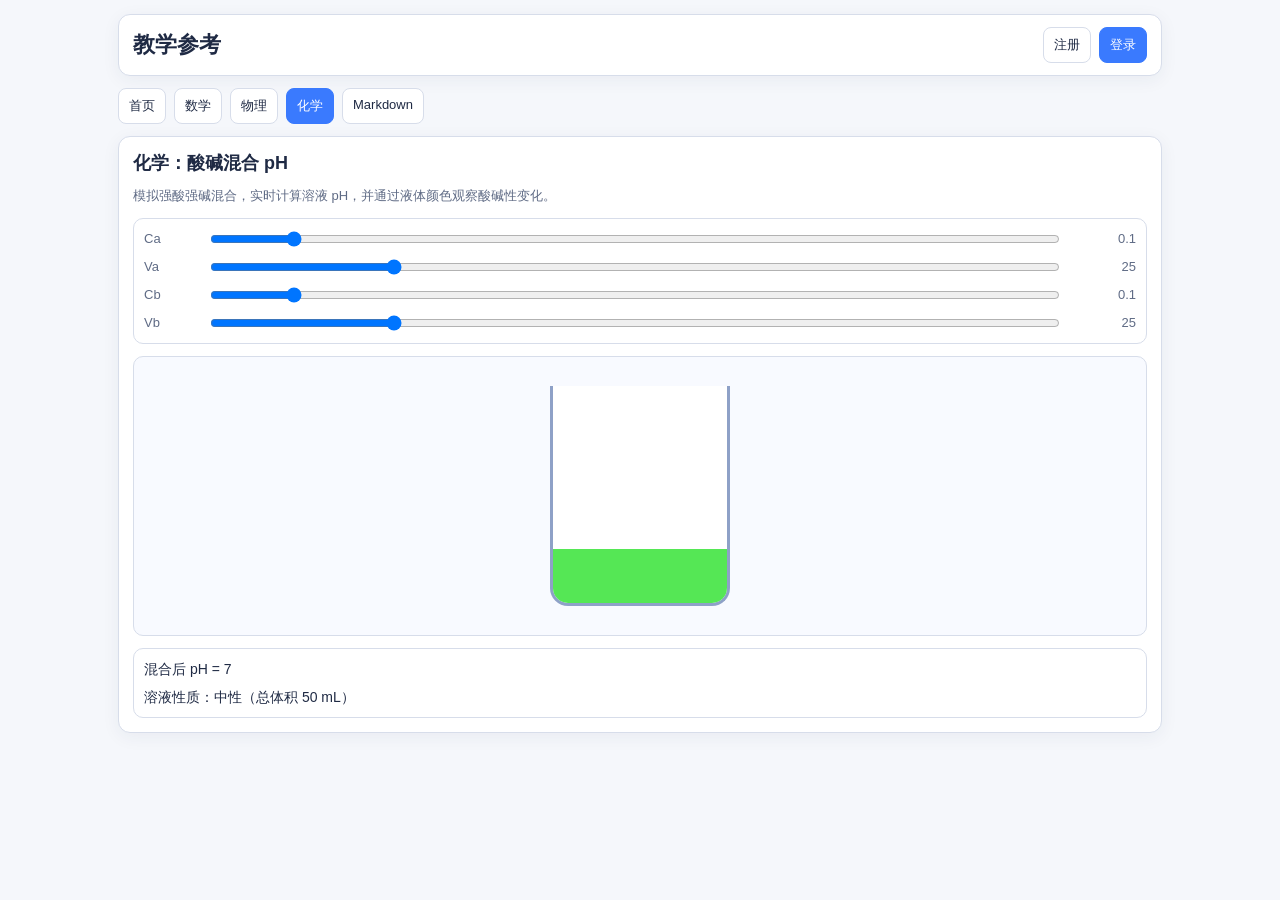
<file: chemistry.html>
<!doctype html>
<html lang="zh-CN">
<head>
  <meta charset="UTF-8" />
  <meta name="viewport" content="width=device-width, initial-scale=1.0" />
  <title>教学参考 - 化学</title>
  <link rel="stylesheet" href="./common.css" />
  <style>
    :root {
      --bg: #f5f7fb;
      --panel: #ffffff;
      --line: #d7ddea;
      --ink: #1f2a44;
      --muted: #5f6b85;
      --primary: #3a7afe;
      --danger: #d64545;
    }
    * {
      box-sizing: border-box;
      font-family: "SF Pro Text","PingFang SC","Helvetica Neue",Arial,sans-serif;
    }
    body {
      margin: 0;
      background: var(--bg);
      color: var(--ink);
      min-height: 100vh;
    }
    .site {
      max-width: 1080px;
      margin: 0 auto;
      padding: 14px 18px 18px;
    }
    .topbar {
      background: #fff;
      border: 1px solid var(--line);
      border-radius: 12px;
      padding: 12px 14px;
      display: flex;
      justify-content: space-between;
      align-items: center;
      gap: 12px;
      margin-bottom: 12px;
      box-shadow: 0 4px 18px rgba(28, 43, 79, 0.06);
    }
    .title {
      margin: 0;
      font-size: 22px;
      font-weight: 700;
    }
    .auth {
      display: flex;
      align-items: center;
      gap: 8px;
    }
    .user-badge {
      font-size: 13px;
      color: var(--muted);
      padding: 4px 10px;
      border: 1px solid var(--line);
      border-radius: 999px;
      background: #f8faff;
      display: none;
    }
    button, .subject-tab {
      border: 1px solid var(--line);
      background: #fff;
      border-radius: 8px;
      padding: 8px 10px;
      font-size: 13px;
      cursor: pointer;
      color: var(--ink);
      text-decoration: none;
      display: inline-block;
    }
    button.primary, .subject-tab.active {
      border-color: var(--primary);
      color: #fff;
      background: var(--primary);
    }
    button.danger {
      border-color: var(--danger);
      color: var(--danger);
      background: #fff;
    }
    .subject-tabs {
      display: flex;
      gap: 8px;
      margin-bottom: 12px;
    }
    .module {
      background: var(--panel);
      border: 1px solid var(--line);
      border-radius: 12px;
      box-shadow: 0 4px 18px rgba(28, 43, 79, 0.06);
      padding: 14px;
      display: flex;
      flex-direction: column;
      gap: 12px;
      min-height: 520px;
    }
    .module h2 {
      margin: 0;
      font-size: 18px;
    }
    .desc {
      color: var(--muted);
      font-size: 13px;
      margin: 0;
      line-height: 1.45;
    }
    .module-block {
      border: 1px solid var(--line);
      border-radius: 10px;
      padding: 10px;
      display: flex;
      flex-direction: column;
      gap: 8px;
      background: #fff;
    }
    .pc-row {
      display: grid;
      grid-template-columns: 56px 1fr 66px;
      align-items: center;
      gap: 8px;
      font-size: 13px;
      color: var(--muted);
    }
    .value {
      text-align: right;
      font-variant-numeric: tabular-nums;
      color: var(--muted);
    }
    .result-line {
      font-size: 14px;
      color: var(--ink);
      font-variant-numeric: tabular-nums;
      line-height: 1.45;
    }
    .beaker-wrap {
      border: 1px solid var(--line);
      border-radius: 10px;
      background: #f8faff;
      padding: 14px;
      display: flex;
      justify-content: center;
      align-items: center;
      min-height: 280px;
    }
    .beaker {
      width: 180px;
      height: 220px;
      border: 3px solid #8ea1c7;
      border-top: 0;
      border-bottom-left-radius: 18px;
      border-bottom-right-radius: 18px;
      position: relative;
      overflow: hidden;
      background: #fff;
    }
    .liquid {
      position: absolute;
      left: 0;
      bottom: 0;
      width: 100%;
      height: 50%;
      background: #9cbcf8;
      transition: .2s;
    }
    .modal-wrap {
      position: fixed;
      inset: 0;
      display: none;
      align-items: center;
      justify-content: center;
      background: rgba(20, 30, 54, 0.34);
      z-index: 20;
    }
    .modal-wrap.show {
      display: flex;
    }
    .modal {
      width: min(420px, calc(100vw - 24px));
      background: #fff;
      border: 1px solid var(--line);
      border-radius: 12px;
      box-shadow: 0 10px 28px rgba(28, 43, 79, 0.2);
      padding: 14px;
      display: flex;
      flex-direction: column;
      gap: 10px;
    }
    .modal-head {
      display: flex;
      justify-content: space-between;
      align-items: center;
      font-size: 16px;
      font-weight: 600;
    }
    .field {
      display: flex;
      flex-direction: column;
      gap: 6px;
      font-size: 13px;
      color: var(--muted);
    }
    .field input {
      border: 1px solid var(--line);
      border-radius: 8px;
      padding: 9px 10px;
      font-size: 14px;
      outline: none;
    }
    .msg {
      min-height: 18px;
      font-size: 12px;
      color: var(--danger);
    }
    .modal-foot {
      display: flex;
      justify-content: flex-end;
      gap: 8px;
    }
  </style>
</head>
<body>
  <div class="site">
    <header class="topbar">
      <h1 class="title">教学参考</h1>
      <div class="auth">
        <span class="user-badge" id="userBadge"></span>
        <button id="openRegister">注册</button>
        <button id="openLogin" class="primary">登录</button>
        <button id="logoutBtn" class="danger" style="display:none;">退出登录</button>
      </div>
    </header>

    <div class="subject-tabs">
      <a class="subject-tab" href="./index.html">首页</a>
      <a class="subject-tab" href="./math.html">数学</a>
      <a class="subject-tab" href="./physics.html">物理</a>
      <a class="subject-tab active" href="./chemistry.html">化学</a>
      <a class="subject-tab" href="./markdown.html">Markdown</a>
    </div>

    <section class="module">
      <h2>化学：酸碱混合 pH</h2>
      <p class="desc">模拟强酸强碱混合，实时计算溶液 pH，并通过液体颜色观察酸碱性变化。</p>
      <div class="module-block">
        <div class="pc-row">
          <span>Ca</span>
          <input id="chemCa" type="range" min="0.01" max="1.0" step="0.01" value="0.1" />
          <span class="value" id="chemCaVal">0.1</span>
        </div>
        <div class="pc-row">
          <span>Va</span>
          <input id="chemVa" type="range" min="5" max="100" step="1" value="25" />
          <span class="value" id="chemVaVal">25</span>
        </div>
        <div class="pc-row">
          <span>Cb</span>
          <input id="chemCb" type="range" min="0.01" max="1.0" step="0.01" value="0.1" />
          <span class="value" id="chemCbVal">0.1</span>
        </div>
        <div class="pc-row">
          <span>Vb</span>
          <input id="chemVb" type="range" min="5" max="100" step="1" value="25" />
          <span class="value" id="chemVbVal">25</span>
        </div>
      </div>
      <div class="beaker-wrap">
        <div class="beaker">
          <div class="liquid" id="chemLiquid"></div>
        </div>
      </div>
      <div class="module-block">
        <div class="result-line" id="chemPh"></div>
        <div class="result-line" id="chemNature"></div>
      </div>
    </section>
  </div>

  <div class="modal-wrap" id="authModal">
    <div class="modal">
      <div class="modal-head">
        <span id="modalTitle">会员登录</span>
        <button id="closeModal">关闭</button>
      </div>
      <div class="field">
        <span>用户名</span>
        <input id="authUsername" type="text" />
      </div>
      <div class="field">
        <span>密码</span>
        <input id="authPassword" type="password" />
      </div>
      <div class="msg" id="authMessage"></div>
      <div class="modal-foot">
        <button id="modalAction" class="primary">登录</button>
      </div>
    </div>
  </div>

  <script src="./auth.js"></script>
  <script>
    const chemCaEl = document.getElementById("chemCa");
    const chemVaEl = document.getElementById("chemVa");
    const chemCbEl = document.getElementById("chemCb");
    const chemVbEl = document.getElementById("chemVb");
    const chemCaValEl = document.getElementById("chemCaVal");
    const chemVaValEl = document.getElementById("chemVaVal");
    const chemCbValEl = document.getElementById("chemCbVal");
    const chemVbValEl = document.getElementById("chemVbVal");
    const chemLiquidEl = document.getElementById("chemLiquid");
    const chemPhEl = document.getElementById("chemPh");
    const chemNatureEl = document.getElementById("chemNature");
    const state = { ca: 0.1, va: 25, cb: 0.1, vb: 25 };

    function fmt(v) {
      const rounded = Math.abs(v) < 1e-8 ? 0 : v;
      return Number(rounded.toFixed(2)).toString();
    }

    function calcChemistry() {
      const molesH = state.ca * state.va / 1000;
      const molesOH = state.cb * state.vb / 1000;
      const totalV = (state.va + state.vb) / 1000;
      let ph = 7;
      if (molesH > molesOH) {
        const h = (molesH - molesOH) / totalV;
        ph = -Math.log10(h);
      } else if (molesOH > molesH) {
        const oh = (molesOH - molesH) / totalV;
        ph = 14 + Math.log10(oh);
      }
      ph = Math.max(0, Math.min(14, ph));
      const nature = ph < 7 ? "酸性" : (ph > 7 ? "碱性" : "中性");
      return { ph, nature, totalMl: state.va + state.vb };
    }

    function phToColor(ph) {
      const hue = Math.round((ph / 14) * 240);
      return `hsl(${hue}, 75%, 62%)`;
    }

    function renderChemistry() {
      chemCaValEl.textContent = fmt(state.ca);
      chemVaValEl.textContent = fmt(state.va);
      chemCbValEl.textContent = fmt(state.cb);
      chemVbValEl.textContent = fmt(state.vb);
      const result = calcChemistry();
      chemPhEl.textContent = `混合后 pH = ${fmt(result.ph)}`;
      chemNatureEl.textContent = `溶液性质：${result.nature}（总体积 ${fmt(result.totalMl)} mL）`;
      const heightPercent = Math.max(20, Math.min(94, (result.totalMl / 200) * 100));
      chemLiquidEl.style.height = `${heightPercent}%`;
      chemLiquidEl.style.background = phToColor(result.ph);
    }

    function bind() {
      chemCaEl.addEventListener("input", () => {
        state.ca = Number(chemCaEl.value);
        renderChemistry();
      });
      chemVaEl.addEventListener("input", () => {
        state.va = Number(chemVaEl.value);
        renderChemistry();
      });
      chemCbEl.addEventListener("input", () => {
        state.cb = Number(chemCbEl.value);
        renderChemistry();
      });
      chemVbEl.addEventListener("input", () => {
        state.vb = Number(chemVbEl.value);
        renderChemistry();
      });
    }

    initAuthUI();
    bind();
    renderChemistry();
  </script>
</body>
</html>
</file>
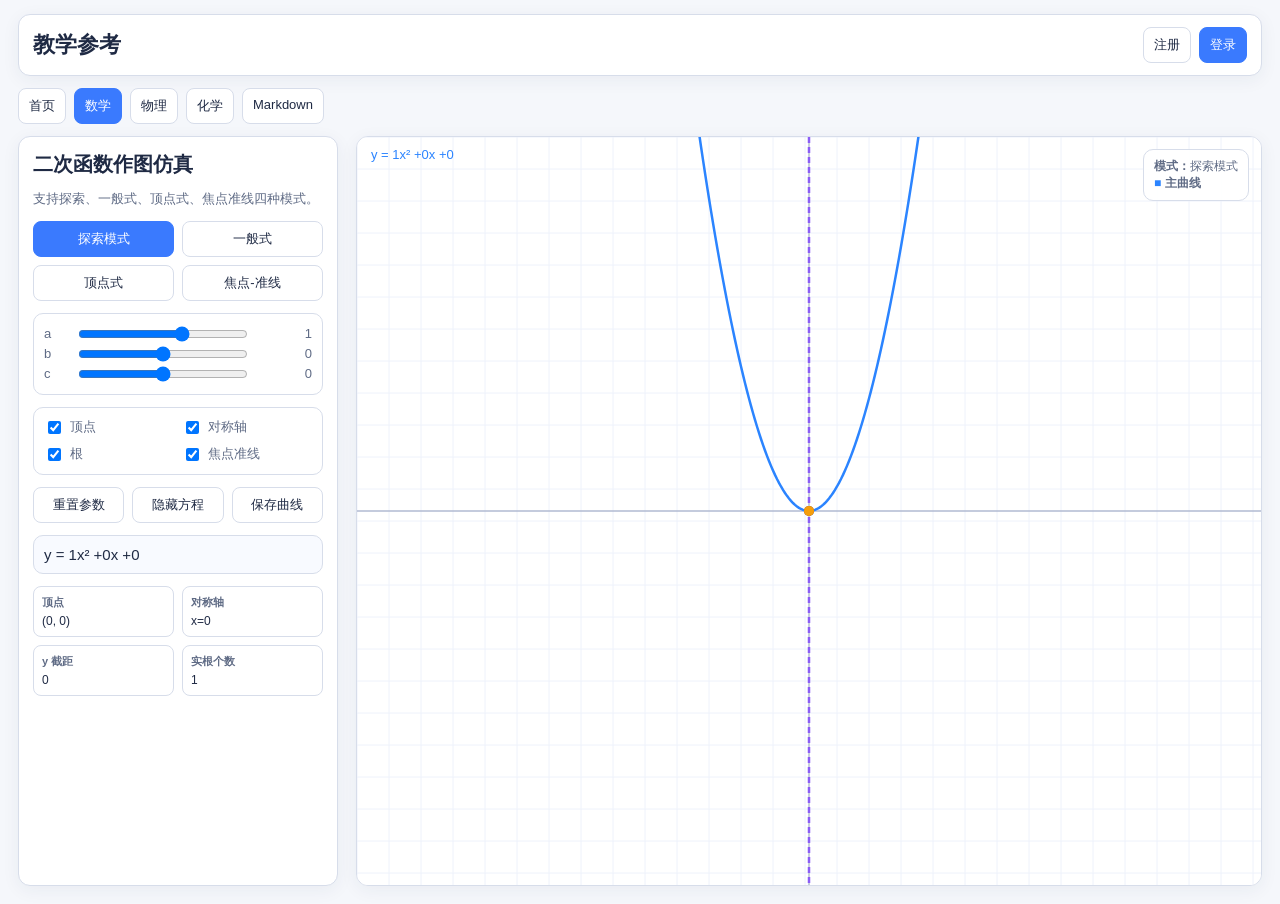
<file: math.html>
<!doctype html>
<html lang="zh-CN">
<head>
  <meta charset="UTF-8" />
  <meta name="viewport" content="width=device-width, initial-scale=1.0" />
  <title>教学参考 - 数学</title>
  <link rel="stylesheet" href="./common.css" />
  <style>
    .app {
      display: grid;
      grid-template-columns: 320px 1fr;
      gap: 18px;
    }
    .panel {
      background: #fff;
      border: 1px solid var(--line);
      border-radius: 12px;
      box-shadow: 0 4px 18px rgba(28, 43, 79, 0.06);
    }
    .left {
      padding: 14px;
      display: flex;
      flex-direction: column;
      gap: 12px;
      height: calc(100vh - 150px);
      overflow: auto;
    }
    .left h2 {
      margin: 0;
      font-size: 20px;
    }
    .sub {
      color: var(--muted);
      font-size: 13px;
      line-height: 1.45;
      margin: 0;
    }
    .tabs {
      display: grid;
      grid-template-columns: 1fr 1fr;
      gap: 8px;
    }
    .tab.active {
      background: var(--primary);
      color: #fff;
      border-color: var(--primary);
    }
    .control-group {
      border: 1px solid var(--line);
      border-radius: 10px;
      padding: 10px;
      display: flex;
      flex-direction: column;
      gap: 10px;
    }
    .row {
      display: grid;
      grid-template-columns: 24px 1fr 54px;
      align-items: center;
      gap: 8px;
      font-size: 13px;
      color: var(--muted);
    }
    .value {
      text-align: right;
      font-variant-numeric: tabular-nums;
    }
    .checks {
      display: grid;
      grid-template-columns: 1fr 1fr;
      gap: 8px;
      font-size: 13px;
      color: var(--muted);
    }
    .checks label {
      display: flex;
      gap: 6px;
      align-items: center;
    }
    .inline-buttons {
      display: grid;
      grid-template-columns: 1fr 1fr 1fr;
      gap: 8px;
    }
    .saved-list {
      display: flex;
      flex-direction: column;
      gap: 8px;
      margin-top: 10px;
    }
    .saved-item {
      display: flex;
      justify-content: space-between;
      align-items: center;
      padding: 8px 10px;
      background: #f8faff;
      border: 1px solid var(--line);
      border-radius: 8px;
      font-size: 13px;
    }
    .saved-item-color {
      display: inline-block;
      width: 12px;
      height: 12px;
      border-radius: 50%;
      margin-right: 8px;
      vertical-align: middle;
    }
    .saved-item-eq {
      flex: 1;
      font-variant-numeric: tabular-nums;
    }
    .delete-btn {
      background: transparent;
      border: none;
      color: var(--danger);
      cursor: pointer;
      padding: 4px;
      font-size: 12px;
    }
    .delete-btn:hover {
      text-decoration: underline;
    }
    .equation {
      font-size: 15px;
      padding: 10px;
      border-radius: 10px;
      background: #f8faff;
      border: 1px solid var(--line);
      font-variant-numeric: tabular-nums;
    }
    .data {
      display: grid;
      grid-template-columns: 1fr 1fr;
      gap: 8px;
    }
    .metric {
      border: 1px solid var(--line);
      border-radius: 8px;
      padding: 8px;
      font-size: 12px;
    }
    .metric b {
      display: block;
      margin-bottom: 4px;
      color: var(--muted);
      font-size: 11px;
    }
    .graph {
      position: relative;
      height: calc(100vh - 150px);
      overflow: hidden;
    }
    canvas {
      width: 100%;
      height: 100%;
      display: block;
    }
    .legend {
      position: absolute;
      top: 12px;
      right: 12px;
      border: 1px solid var(--line);
      background: rgba(255,255,255,.95);
      border-radius: 10px;
      padding: 8px 10px;
      font-size: 12px;
      color: var(--muted);
    }
    @media (max-width: 980px) {
      .app {
        grid-template-columns: 1fr;
      }
      .left, .graph {
        height: auto;
      }
      .graph {
        min-height: 66vh;
      }
    }
  </style>
</head>
<body>
  <div class="site">
    <header class="topbar">
      <h1 class="title">教学参考</h1>
      <div class="auth">
        <span class="user-badge" id="userBadge"></span>
        <button id="openRegister">注册</button>
        <button id="openLogin" class="primary">登录</button>
        <button id="logoutBtn" class="danger" style="display:none;">退出登录</button>
      </div>
    </header>

    <div class="subject-tabs">
      <a class="subject-tab" href="./index.html">首页</a>
      <a class="subject-tab active" href="./math.html">数学</a>
      <a class="subject-tab" href="./physics.html">物理</a>
      <a class="subject-tab" href="./chemistry.html">化学</a>
      <a class="subject-tab" href="./markdown.html">Markdown</a>
    </div>

    <div class="app">
      <section class="panel left">
        <h2>二次函数作图仿真</h2>
        <p class="sub">支持探索、一般式、顶点式、焦点准线四种模式。</p>
        <div class="tabs" id="tabs"></div>
        <div class="control-group">
          <div id="sliders"></div>
        </div>
        <div class="control-group">
          <div class="checks">
            <label><input type="checkbox" id="showVertex" checked />顶点</label>
            <label><input type="checkbox" id="showAxis" checked />对称轴</label>
            <label><input type="checkbox" id="showRoots" checked />根</label>
            <label><input type="checkbox" id="showFocus" checked />焦点准线</label>
          </div>
        </div>
        <div class="inline-buttons">
          <button id="resetParams">重置参数</button>
          <button id="toggleEq">隐藏方程</button>
          <button id="saveCurve">保存曲线</button>
        </div>
        <div class="equation" id="equation"></div>
        <div class="data" id="metrics"></div>
        <div class="saved-list" id="savedList"></div>
      </section>
      <section class="panel graph">
        <canvas id="canvas"></canvas>
        <div class="legend" id="legend"></div>
      </section>
    </div>
  </div>

  <div class="modal-wrap" id="authModal">
    <div class="modal">
      <div class="modal-head">
        <span id="modalTitle">会员登录</span>
        <button id="closeModal">关闭</button>
      </div>
      <div class="field">
        <span>用户名</span>
        <input id="authUsername" type="text" />
      </div>
      <div class="field">
        <span>密码</span>
        <input id="authPassword" type="password" />
      </div>
      <div class="msg" id="authMessage"></div>
      <div class="modal-foot">
        <button id="modalAction" class="primary">登录</button>
      </div>
    </div>
  </div>

  <script src="./auth.js"></script>
  <script>
    const modes = [
      { key: "explore", label: "探索模式" },
      { key: "standard", label: "一般式" },
      { key: "vertex", label: "顶点式" },
      { key: "focus", label: "焦点-准线" }
    ];
    const modeConfig = {
      explore: { params: [{ key: "a", min: -4, max: 4, step: 0.1, value: 1 }, { key: "b", min: -10, max: 10, step: 0.1, value: 0 }, { key: "c", min: -12, max: 12, step: 0.1, value: 0 }] },
      standard: { params: [{ key: "a", min: -4, max: 4, step: 0.1, value: 1 }, { key: "b", min: -10, max: 10, step: 0.1, value: 2 }, { key: "c", min: -12, max: 12, step: 0.1, value: -3 }] },
      vertex: { params: [{ key: "a", min: -4, max: 4, step: 0.1, value: 1 }, { key: "h", min: -10, max: 10, step: 0.1, value: 0 }, { key: "k", min: -12, max: 12, step: 0.1, value: 0 }] },
      focus: { params: [{ key: "h", min: -10, max: 10, step: 0.1, value: 0 }, { key: "k", min: -12, max: 12, step: 0.1, value: 0 }, { key: "p", min: -6, max: 6, step: 0.1, value: 2 }] }
    };
    const state = { mode: "explore", params: { a: 1, b: 0, c: 0, h: 0, k: 0, p: 2 }, showVertex: true, showAxis: true, showRoots: true, showFocus: true, showEq: true };
    const savedCurves = [];
    const curveColors = ["#f59e0b", "#10b981", "#8b5cf6", "#ec4899", "#06b6d4", "#eab308"];
    const tabsEl = document.getElementById("tabs");
    const slidersEl = document.getElementById("sliders");
    const equationEl = document.getElementById("equation");
    const metricsEl = document.getElementById("metrics");
    const legendEl = document.getElementById("legend");
    const savedListEl = document.getElementById("savedList");
    const canvas = document.getElementById("canvas");
    const ctx = canvas.getContext("2d");
    const scale = 32;
    let w = 0;
    let h = 0;

    function fmt(v) {
      if (!isFinite(v)) return "无";
      return Number(v.toFixed(2)).toString();
    }
    function signed(v) {
      return v >= 0 ? `+${fmt(v)}` : fmt(v);
    }
    function toCanvas(x, y) {
      return [w / 2 + x * scale, h / 2 - y * scale];
    }
    function toGraph(px, py) {
      return [(px - w / 2) / scale, (h / 2 - py) / scale];
    }
    function yVal(x) {
      if (state.mode === "vertex") return state.params.a * (x - state.params.h) ** 2 + state.params.k;
      if (state.mode === "focus") return Math.abs(state.params.p) < 0.05 ? NaN : ((x - state.params.h) ** 2) / (4 * state.params.p) + state.params.k;
      return state.params.a * x * x + state.params.b * x + state.params.c;
    }
    function coeffs() {
      if (state.mode === "vertex") {
        const { a, h, k } = state.params;
        return { a, b: -2 * a * h, c: a * h * h + k };
      }
      if (state.mode === "focus") {
        const { h, k, p } = state.params;
        if (Math.abs(p) < 0.05) return { a: NaN, b: NaN, c: NaN };
        return { a: 1 / (4 * p), b: -h / (2 * p), c: h * h / (4 * p) + k };
      }
      return { a: state.params.a, b: state.params.b, c: state.params.c };
    }
    function features() {
      if (state.mode === "focus") {
        const { h, k, p } = state.params;
        const roots = [];
        const t = -4 * p * k;
        if (t > 0) {
          const r = Math.sqrt(t);
          roots.push({ x: h - r, y: 0 }, { x: h + r, y: 0 });
        } else if (Math.abs(t) < 1e-8) roots.push({ x: h, y: 0 });
        return { axisX: h, vertex: { x: h, y: k }, roots, yInt: yVal(0), focus: { x: h, y: k + p }, directrix: k - p };
      }
      const { a, b, c } = coeffs();
      const axisX = Math.abs(a) < 1e-8 ? NaN : -b / (2 * a);
      const d = b * b - 4 * a * c;
      const roots = [];
      if (Math.abs(a) > 1e-8) {
        if (d > 1e-8) roots.push({ x: (-b - Math.sqrt(d)) / (2 * a), y: 0 }, { x: (-b + Math.sqrt(d)) / (2 * a), y: 0 });
        else if (Math.abs(d) <= 1e-8) roots.push({ x: -b / (2 * a), y: 0 });
      }
      return { axisX, vertex: { x: axisX, y: yVal(axisX) }, roots, yInt: c };
    }
    function equation() {
      if (state.mode === "vertex") return `y = ${fmt(state.params.a)}(x ${state.params.h >= 0 ? "-" : "+"} ${fmt(Math.abs(state.params.h))})² ${signed(state.params.k)}`;
      if (state.mode === "focus") return `(x ${state.params.h >= 0 ? "-" : "+"} ${fmt(Math.abs(state.params.h))})² = ${fmt(4 * state.params.p)}(y ${state.params.k >= 0 ? "-" : "+"} ${fmt(Math.abs(state.params.k))})`;
      return `y = ${fmt(state.params.a)}x² ${signed(state.params.b)}x ${signed(state.params.c)}`;
    }

    function renderControls() {
      tabsEl.innerHTML = "";
      modes.forEach((m) => {
        const b = document.createElement("button");
        b.className = `tab ${state.mode === m.key ? "active" : ""}`;
        b.textContent = m.label;
        b.onclick = () => {
          state.mode = m.key;
          modeConfig[m.key].params.forEach((p) => state.params[p.key] = p.value);
          renderControls();
          draw();
        };
        tabsEl.appendChild(b);
      });
      slidersEl.innerHTML = "";
      modeConfig[state.mode].params.forEach((p) => {
        const row = document.createElement("div");
        row.className = "row";
        const lb = document.createElement("span");
        lb.textContent = p.key;
        const input = document.createElement("input");
        input.type = "range";
        input.min = p.min;
        input.max = p.max;
        input.step = p.step;
        input.value = state.params[p.key];
        const value = document.createElement("span");
        value.className = "value";
        value.textContent = fmt(Number(input.value));
        input.oninput = () => {
          state.params[p.key] = Number(input.value);
          value.textContent = fmt(state.params[p.key]);
          draw();
        };
        row.append(lb, input, value);
        slidersEl.appendChild(row);
      });
    }

    function drawGrid() {
      ctx.clearRect(0, 0, w, h);
      ctx.fillStyle = "#fff";
      ctx.fillRect(0, 0, w, h);
      ctx.strokeStyle = "#eef2fb";
      for (let x = 0; x <= w; x += scale) {
        ctx.beginPath();
        ctx.moveTo(x, 0);
        ctx.lineTo(x, h);
        ctx.stroke();
      }
      for (let y = 0; y <= h; y += scale) {
        ctx.beginPath();
        ctx.moveTo(0, y);
        ctx.lineTo(w, y);
        ctx.stroke();
      }
      ctx.strokeStyle = "#b0bad2";
      ctx.lineWidth = 1.4;
      ctx.beginPath();
      ctx.moveTo(w / 2, 0);
      ctx.lineTo(w / 2, h);
      ctx.stroke();
      ctx.beginPath();
      ctx.moveTo(0, h / 2);
      ctx.lineTo(w, h / 2);
      ctx.stroke();
      ctx.lineWidth = 1;
    }
    function drawCurve(fn, color) {
      ctx.strokeStyle = color;
      ctx.lineWidth = 2.5;
      ctx.beginPath();
      let moved = false;
      for (let px = 0; px <= w; px += 2) {
        const [gx] = toGraph(px, 0);
        const gy = fn(gx);
        if (!isFinite(gy)) continue;
        const [, py] = toCanvas(gx, gy);
        if (!moved) {
          ctx.moveTo(px, py);
          moved = true;
        } else ctx.lineTo(px, py);
      }
      ctx.stroke();
    }
    function point(x, y, c) {
      const [px, py] = toCanvas(x, y);
      ctx.fillStyle = c;
      ctx.beginPath();
      ctx.arc(px, py, 5, 0, Math.PI * 2);
      ctx.fill();
    }
    function draw() {
      drawGrid();
      savedCurves.forEach(c => {
        drawCurve(c.fn, c.color);
      });
      drawCurve(yVal, "#2b84ff");
      const f = features();
      if (state.showAxis && isFinite(f.axisX)) {
        const [ax] = toCanvas(f.axisX, 0);
        ctx.strokeStyle = "#8b5cf6";
        ctx.setLineDash([6, 4]);
        ctx.beginPath();
        ctx.moveTo(ax, 0);
        ctx.lineTo(ax, h);
        ctx.stroke();
        ctx.setLineDash([]);
      }
      if (state.showVertex && f.vertex && isFinite(f.vertex.x) && isFinite(f.vertex.y)) point(f.vertex.x, f.vertex.y, "#00a28a");
      if (state.showRoots) f.roots.forEach((r) => point(r.x, 0, "#d64545"));
      point(0, f.yInt, "#f59e0b");
      if (state.mode === "focus" && state.showFocus) {
        point(f.focus.x, f.focus.y, "#7c3aed");
        const [, py] = toCanvas(0, f.directrix);
        ctx.strokeStyle = "#7c3aed";
        ctx.setLineDash([4, 4]);
        ctx.beginPath();
        ctx.moveTo(0, py);
        ctx.lineTo(w, py);
        ctx.stroke();
        ctx.setLineDash([]);
      }
      if (state.showEq) {
        ctx.fillStyle = "#2b84ff";
        ctx.font = "13px sans-serif";
        ctx.fillText(equation(), 14, 22);
      }
      equationEl.textContent = equation();
      metricsEl.innerHTML = "";
      [["顶点", `(${fmt(f.vertex.x)}, ${fmt(f.vertex.y)})`], ["对称轴", isFinite(f.axisX) ? `x=${fmt(f.axisX)}` : "无"], ["y 截距", fmt(f.yInt)], ["实根个数", String(f.roots.length)]].forEach(([k, v]) => {
        const el = document.createElement("div");
        el.className = "metric";
        el.innerHTML = `<b>${k}</b><span>${v}</span>`;
        metricsEl.appendChild(el);
      });
      let legendHtml = `<div><b>模式：</b>${modes.find((m) => m.key === state.mode).label}</div><div><b style="color:#2b84ff">■</b> <b>主曲线</b></div>`;
      savedCurves.forEach((c, i) => {
        legendHtml += `<div><b style="color:${c.color}">■</b> <b>曲线${i+1}</b></div>`;
      });
      legendEl.innerHTML = legendHtml;
    }

    function resize() {
      const rect = canvas.getBoundingClientRect();
      const ratio = window.devicePixelRatio || 1;
      w = Math.max(640, Math.floor(rect.width));
      h = Math.max(420, Math.floor(rect.height));
      canvas.width = Math.floor(w * ratio);
      canvas.height = Math.floor(h * ratio);
      ctx.setTransform(ratio, 0, 0, ratio, 0, 0);
      draw();
    }

    ["showVertex", "showAxis", "showRoots", "showFocus"].forEach((id) => {
      const el = document.getElementById(id);
      el.onchange = () => {
        state[id] = el.checked;
        draw();
      };
    });
    document.getElementById("resetParams").onclick = () => {
      modeConfig[state.mode].params.forEach((p) => state.params[p.key] = p.value);
      renderControls();
      draw();
    };
    document.getElementById("toggleEq").onclick = (e) => {
      state.showEq = !state.showEq;
      e.target.textContent = state.showEq ? "隐藏方程" : "显示方程";
      draw();
    };

    function createYVal(mode, params) {
      return function(x) {
        if (mode === "vertex") return params.a * (x - params.h) ** 2 + params.k;
        if (mode === "focus") return Math.abs(params.p) < 0.05 ? NaN : ((x - params.h) ** 2) / (4 * params.p) + params.k;
        return params.a * x * x + params.b * x + params.c;
      };
    }

    function renderSavedList() {
      savedListEl.innerHTML = "";
      savedCurves.forEach((c, index) => {
        const item = document.createElement("div");
        item.className = "saved-item";
        item.innerHTML = `
          <div class="saved-item-eq">
            <span class="saved-item-color" style="background: ${c.color}"></span>
            <b style="color: ${c.color}; margin-right: 6px;">曲线${index + 1}</b>
            ${c.eq}
          </div>
          <button class="delete-btn" data-index="${index}">删除</button>
        `;
        savedListEl.appendChild(item);
      });
      const deleteBtns = savedListEl.querySelectorAll(".delete-btn");
      deleteBtns.forEach(btn => {
        btn.onclick = (e) => {
          const idx = Number(e.target.getAttribute("data-index"));
          savedCurves.splice(idx, 1);
          renderSavedList();
          draw();
        };
      });
    }

    document.getElementById("saveCurve").onclick = () => {
      if (savedCurves.length >= 6) {
        alert("最多保存 6 条曲线");
        return;
      }
      const eq = equation();
      if (savedCurves.some(c => c.eq === eq)) {
        alert("该曲线已保存");
        return;
      }
      savedCurves.push({
        eq: eq,
        fn: createYVal(state.mode, JSON.parse(JSON.stringify(state.params))),
        color: curveColors[savedCurves.length % curveColors.length]
      });
      renderSavedList();
      draw();
    };

    window.addEventListener("resize", resize);

    initAuthUI();
    renderControls();
    resize();
  </script>
</body>
</html>
</file>
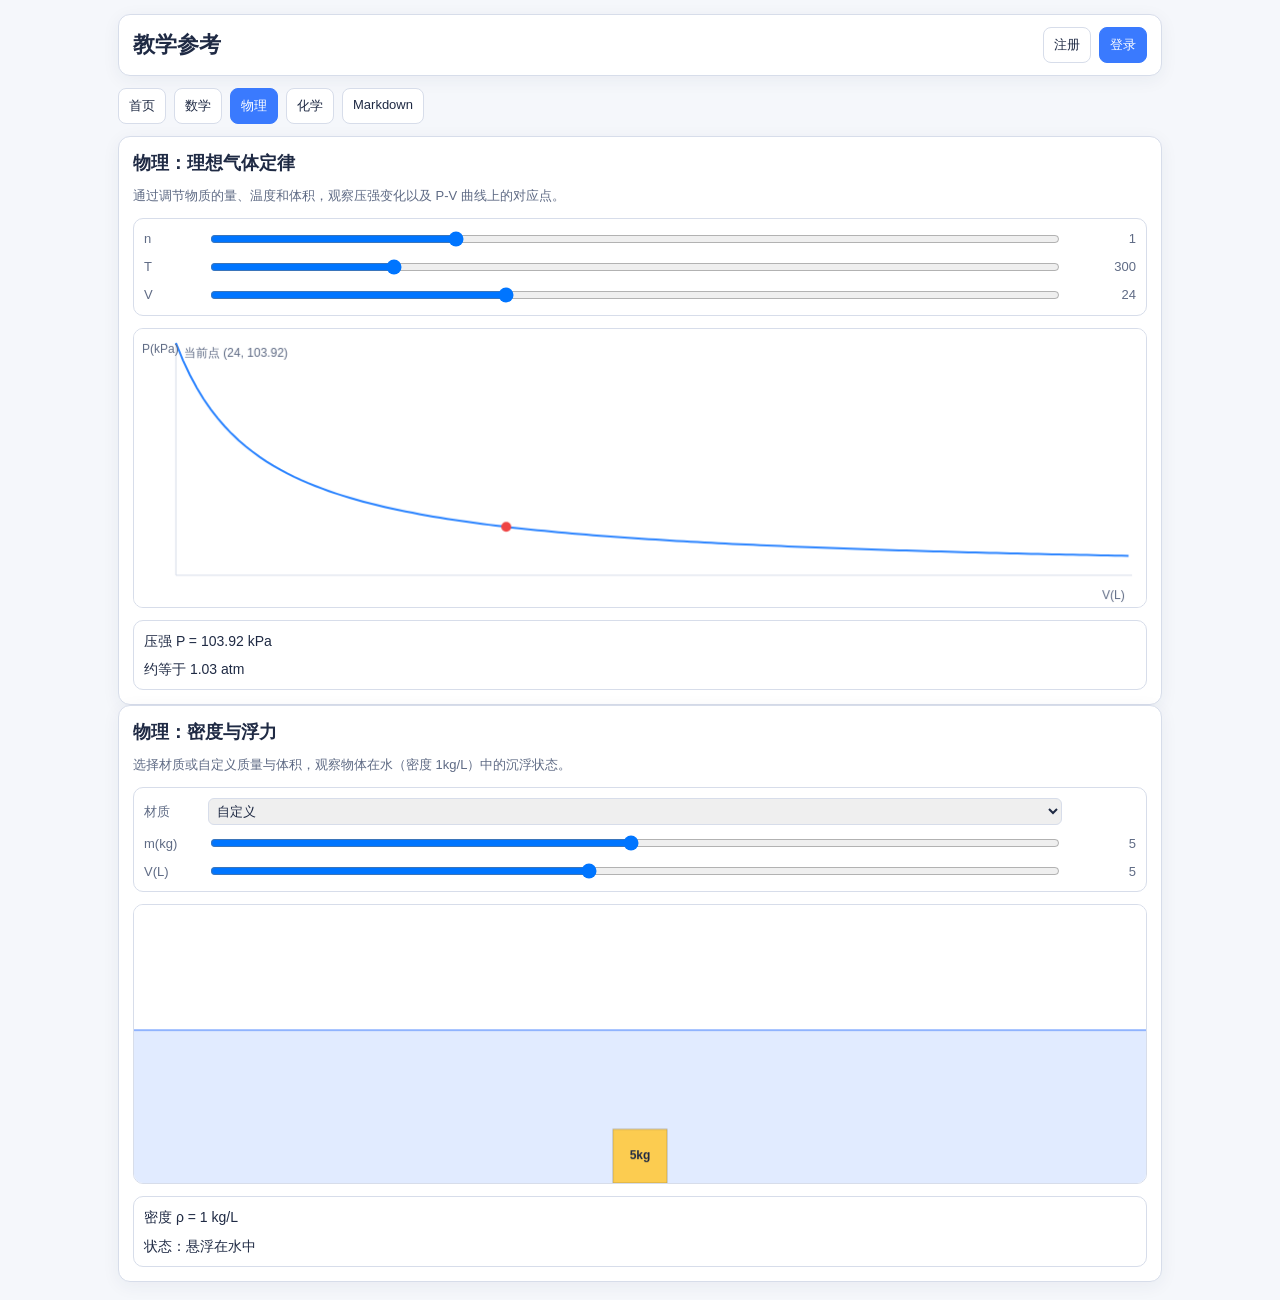
<file: physics.html>
<!doctype html>
<html lang="zh-CN">
<head>
  <meta charset="UTF-8" />
  <meta name="viewport" content="width=device-width, initial-scale=1.0" />
  <title>教学参考 - 物理</title>
  <link rel="stylesheet" href="./common.css" />
  <style>
    :root {
      --bg: #f5f7fb;
      --panel: #ffffff;
      --line: #d7ddea;
      --ink: #1f2a44;
      --muted: #5f6b85;
      --primary: #3a7afe;
      --danger: #d64545;
    }
    * {
      box-sizing: border-box;
      font-family: "SF Pro Text","PingFang SC","Helvetica Neue",Arial,sans-serif;
    }
    body {
      margin: 0;
      background: var(--bg);
      color: var(--ink);
      min-height: 100vh;
    }
    .site {
      max-width: 1080px;
      margin: 0 auto;
      padding: 14px 18px 18px;
    }
    .topbar {
      background: #fff;
      border: 1px solid var(--line);
      border-radius: 12px;
      padding: 12px 14px;
      display: flex;
      justify-content: space-between;
      align-items: center;
      gap: 12px;
      margin-bottom: 12px;
      box-shadow: 0 4px 18px rgba(28, 43, 79, 0.06);
    }
    .title {
      margin: 0;
      font-size: 22px;
      font-weight: 700;
    }
    .auth {
      display: flex;
      align-items: center;
      gap: 8px;
    }
    .user-badge {
      font-size: 13px;
      color: var(--muted);
      padding: 4px 10px;
      border: 1px solid var(--line);
      border-radius: 999px;
      background: #f8faff;
      display: none;
    }
    button, .subject-tab {
      border: 1px solid var(--line);
      background: #fff;
      border-radius: 8px;
      padding: 8px 10px;
      font-size: 13px;
      cursor: pointer;
      color: var(--ink);
      text-decoration: none;
      display: inline-block;
    }
    button.primary, .subject-tab.active {
      border-color: var(--primary);
      color: #fff;
      background: var(--primary);
    }
    button.danger {
      border-color: var(--danger);
      color: var(--danger);
      background: #fff;
    }
    .subject-tabs {
      display: flex;
      gap: 8px;
      margin-bottom: 12px;
    }
    .module {
      background: var(--panel);
      border: 1px solid var(--line);
      border-radius: 12px;
      box-shadow: 0 4px 18px rgba(28, 43, 79, 0.06);
      padding: 14px;
      display: flex;
      flex-direction: column;
      gap: 12px;
      min-height: 520px;
    }
    .module h2 {
      margin: 0;
      font-size: 18px;
    }
    .desc {
      color: var(--muted);
      font-size: 13px;
      margin: 0;
      line-height: 1.45;
    }
    .module-block {
      border: 1px solid var(--line);
      border-radius: 10px;
      padding: 10px;
      display: flex;
      flex-direction: column;
      gap: 8px;
      background: #fff;
    }
    .pc-row {
      display: grid;
      grid-template-columns: 56px 1fr 66px;
      align-items: center;
      gap: 8px;
      font-size: 13px;
      color: var(--muted);
    }
    .value {
      text-align: right;
      font-variant-numeric: tabular-nums;
      color: var(--muted);
    }
    .module-canvas {
      width: 100%;
      height: 280px;
      border: 1px solid var(--line);
      border-radius: 10px;
      background: #fff;
    }
    .result-line {
      font-size: 14px;
      color: var(--ink);
      font-variant-numeric: tabular-nums;
      line-height: 1.45;
    }
    .modal-wrap {
      position: fixed;
      inset: 0;
      display: none;
      align-items: center;
      justify-content: center;
      background: rgba(20, 30, 54, 0.34);
      z-index: 20;
    }
    .modal-wrap.show {
      display: flex;
    }
    .modal {
      width: min(420px, calc(100vw - 24px));
      background: #fff;
      border: 1px solid var(--line);
      border-radius: 12px;
      box-shadow: 0 10px 28px rgba(28, 43, 79, 0.2);
      padding: 14px;
      display: flex;
      flex-direction: column;
      gap: 10px;
    }
    .modal-head {
      display: flex;
      justify-content: space-between;
      align-items: center;
      font-size: 16px;
      font-weight: 600;
    }
    .field {
      display: flex;
      flex-direction: column;
      gap: 6px;
      font-size: 13px;
      color: var(--muted);
    }
    .field input {
      border: 1px solid var(--line);
      border-radius: 8px;
      padding: 9px 10px;
      font-size: 14px;
      outline: none;
    }
    .msg {
      min-height: 18px;
      font-size: 12px;
      color: var(--danger);
    }
    .modal-foot {
      display: flex;
      justify-content: flex-end;
      gap: 8px;
    }
  </style>
</head>
<body>
  <div class="site">
    <header class="topbar">
      <h1 class="title">教学参考</h1>
      <div class="auth">
        <span class="user-badge" id="userBadge"></span>
        <button id="openRegister">注册</button>
        <button id="openLogin" class="primary">登录</button>
        <button id="logoutBtn" class="danger" style="display:none;">退出登录</button>
      </div>
    </header>

    <div class="subject-tabs">
      <a class="subject-tab" href="./index.html">首页</a>
      <a class="subject-tab" href="./math.html">数学</a>
      <a class="subject-tab active" href="./physics.html">物理</a>
      <a class="subject-tab" href="./chemistry.html">化学</a>
      <a class="subject-tab" href="./markdown.html">Markdown</a>
    </div>

    <section class="module">
      <h2>物理：理想气体定律</h2>
      <p class="desc">通过调节物质的量、温度和体积，观察压强变化以及 P-V 曲线上的对应点。</p>
      <div class="module-block">
        <div class="pc-row">
          <span>n</span>
          <input id="phyN" type="range" min="0.2" max="3" step="0.1" value="1" />
          <span class="value" id="phyNVal">1</span>
        </div>
        <div class="pc-row">
          <span>T</span>
          <input id="phyT" type="range" min="220" max="600" step="5" value="300" />
          <span class="value" id="phyTVal">300</span>
        </div>
        <div class="pc-row">
          <span>V</span>
          <input id="phyV" type="range" min="5" max="60" step="0.5" value="24" />
          <span class="value" id="phyVVal">24</span>
        </div>
      </div>
      <canvas class="module-canvas" id="physicsCanvas"></canvas>
      <div class="module-block">
        <div class="result-line" id="phyPressureKPa"></div>
        <div class="result-line" id="phyPressureAtm"></div>
      </div>
    </section>

    <section class="module">
      <h2>物理：密度与浮力</h2>
      <p class="desc">选择材质或自定义质量与体积，观察物体在水（密度 1kg/L）中的沉浮状态。</p>
      <div class="module-block">
        <div class="pc-row">
          <span>材质</span>
          <select id="phyMaterial" style="width: 100%; border: 1px solid var(--line); border-radius: 6px; padding: 4px; font-size: 13px; color: var(--ink);">
            <option value="custom">自定义</option>
            <option value="wood">木头 (0.4 kg/L)</option>
            <option value="ice">冰 (0.92 kg/L)</option>
            <option value="brick">砖块 (2.0 kg/L)</option>
            <option value="aluminum">铝 (2.7 kg/L)</option>
          </select>
          <span></span>
        </div>
        <div class="pc-row">
          <span>m(kg)</span>
          <input id="phyMass" type="range" min="0.1" max="10.0" step="0.1" value="5" />
          <span class="value" id="phyMassVal">5</span>
        </div>
        <div class="pc-row">
          <span>V(L)</span>
          <input id="phyVol" type="range" min="1" max="10.0" step="0.1" value="5" />
          <span class="value" id="phyVolVal">5</span>
        </div>
      </div>
      <canvas class="module-canvas" id="densityCanvas"></canvas>
      <div class="module-block">
        <div class="result-line" id="phyDensityText"></div>
        <div class="result-line" id="phyFloatText"></div>
      </div>
    </section>
  </div>

  <div class="modal-wrap" id="authModal">
    <div class="modal">
      <div class="modal-head">
        <span id="modalTitle">会员登录</span>
        <button id="closeModal">关闭</button>
      </div>
      <div class="field">
        <span>用户名</span>
        <input id="authUsername" type="text" />
      </div>
      <div class="field">
        <span>密码</span>
        <input id="authPassword" type="password" />
      </div>
      <div class="msg" id="authMessage"></div>
      <div class="modal-foot">
        <button id="modalAction" class="primary">登录</button>
      </div>
    </div>
  </div>

  <script src="./auth.js"></script>
  <script>
    const physicsCanvasEl = document.getElementById("physicsCanvas");
    const phyNEl = document.getElementById("phyN");
    const phyTEl = document.getElementById("phyT");
    const phyVEl = document.getElementById("phyV");
    const phyNValEl = document.getElementById("phyNVal");
    const phyTValEl = document.getElementById("phyTVal");
    const phyVValEl = document.getElementById("phyVVal");
    const phyPressureKPaEl = document.getElementById("phyPressureKPa");
    const phyPressureAtmEl = document.getElementById("phyPressureAtm");
    const state = { n: 1, t: 300, v: 24 };

    const densityCanvasEl = document.getElementById("densityCanvas");
    const phyMaterialEl = document.getElementById("phyMaterial");
    const phyMassEl = document.getElementById("phyMass");
    const phyVolEl = document.getElementById("phyVol");
    const phyMassValEl = document.getElementById("phyMassVal");
    const phyVolValEl = document.getElementById("phyVolVal");
    const phyDensityTextEl = document.getElementById("phyDensityText");
    const phyFloatTextEl = document.getElementById("phyFloatText");

    const densityState = { material: "custom", m: 5, v: 5 };
    const materials = {
      wood: { density: 0.40, color: "#8b5a2b" },
      ice: { density: 0.92, color: "#a0e6ff" },
      brick: { density: 2.00, color: "#b22222" },
      aluminum: { density: 2.70, color: "#b0c4de" }
    };

    function fmt(v) {
      const rounded = Math.abs(v) < 1e-8 ? 0 : v;
      return Number(rounded.toFixed(2)).toString();
    }

    function calcPhysics() {
      const pressureKPa = (state.n * 8.314 * state.t) / state.v;
      const pressureAtm = pressureKPa / 101.325;
      return { pressureKPa, pressureAtm };
    }

    function renderChart() {
      const rect = physicsCanvasEl.getBoundingClientRect();
      const ratio = window.devicePixelRatio || 1;
      const w = Math.max(300, Math.floor(rect.width));
      const h = Math.max(200, Math.floor(rect.height));
      physicsCanvasEl.width = Math.floor(w * ratio);
      physicsCanvasEl.height = Math.floor(h * ratio);
      const ctx = physicsCanvasEl.getContext("2d");
      ctx.setTransform(ratio, 0, 0, ratio, 0, 0);
      ctx.clearRect(0, 0, w, h);
      ctx.fillStyle = "#fff";
      ctx.fillRect(0, 0, w, h);

      const m = { l: 42, r: 14, t: 14, b: 32 };
      const plotW = w - m.l - m.r;
      const plotH = h - m.t - m.b;
      const minV = 5;
      const maxV = 60;
      const maxP = (state.n * 8.314 * state.t) / minV;
      const xAt = (val) => m.l + ((val - minV) / (maxV - minV)) * plotW;
      const yAt = (val) => m.t + (1 - val / maxP) * plotH;

      ctx.strokeStyle = "#d7ddea";
      ctx.lineWidth = 1;
      ctx.beginPath();
      ctx.moveTo(m.l, m.t);
      ctx.lineTo(m.l, h - m.b);
      ctx.lineTo(w - m.r, h - m.b);
      ctx.stroke();

      ctx.strokeStyle = "#2b84ff";
      ctx.lineWidth = 2;
      ctx.beginPath();
      let first = true;
      for (let vol = minV; vol <= maxV; vol += 0.4) {
        const pre = (state.n * 8.314 * state.t) / vol;
        const x = xAt(vol);
        const y = yAt(pre);
        if (first) {
          ctx.moveTo(x, y);
          first = false;
        } else {
          ctx.lineTo(x, y);
        }
      }
      ctx.stroke();

      const currentP = (state.n * 8.314 * state.t) / state.v;
      ctx.fillStyle = "#ef4444";
      ctx.beginPath();
      ctx.arc(xAt(state.v), yAt(currentP), 5, 0, Math.PI * 2);
      ctx.fill();

      ctx.fillStyle = "#5f6b85";
      ctx.font = "12px sans-serif";
      ctx.fillText("V(L)", w - m.r - 30, h - 8);
      ctx.fillText("P(kPa)", 8, m.t + 10);
      ctx.fillText(`当前点 (${fmt(state.v)}, ${fmt(currentP)})`, m.l + 8, m.t + 14);
    }

    function renderDensityChart() {
      const rect = densityCanvasEl.getBoundingClientRect();
      const ratio = window.devicePixelRatio || 1;
      const w = Math.max(300, Math.floor(rect.width));
      const h = Math.max(200, Math.floor(rect.height));
      densityCanvasEl.width = Math.floor(w * ratio);
      densityCanvasEl.height = Math.floor(h * ratio);
      const ctx = densityCanvasEl.getContext("2d");
      ctx.setTransform(ratio, 0, 0, ratio, 0, 0);
      ctx.clearRect(0, 0, w, h);
      ctx.fillStyle = "#fff";
      ctx.fillRect(0, 0, w, h);

      const poolY = h * 0.45;
      
      ctx.fillStyle = "rgba(58, 122, 254, 0.15)";
      ctx.fillRect(0, poolY, w, h - poolY);
      
      ctx.strokeStyle = "#3a7afe";
      ctx.lineWidth = 1;
      ctx.beginPath();
      ctx.moveTo(0, poolY);
      ctx.lineTo(w, poolY);
      ctx.stroke();

      const density = densityState.m / densityState.v;
      let blockColor = "#fccc50";
      let textColor = "#1f2a44";
      if (densityState.material !== "custom") {
        blockColor = materials[densityState.material].color;
        if (densityState.material === "brick" || densityState.material === "wood") {
            textColor = "#fff";
        }
      }

      const blockEdge = Math.pow(densityState.v, 1/3) * 20 + 20;
      const blockX = w / 2 - blockEdge / 2;
      let blockY = poolY;

      if (density < 1.0) {
        const submerged = density;
        blockY = poolY - blockEdge * (1 - submerged);
      } else {
        blockY = h - blockEdge;
      }

      if (blockY + blockEdge > poolY) {
         ctx.fillStyle = "rgba(0,0,0,0.1)";
         ctx.fillRect(blockX, Math.max(poolY, blockY), blockEdge, blockY + blockEdge - Math.max(poolY, blockY));
      }

      ctx.fillStyle = blockColor;
      ctx.fillRect(blockX, blockY, blockEdge, blockEdge);
      ctx.strokeStyle = "rgba(0,0,0,0.2)";
      ctx.lineWidth = 1;
      ctx.strokeRect(blockX, blockY, blockEdge, blockEdge);

      ctx.fillStyle = textColor;
      ctx.font = "bold 12px sans-serif";
      ctx.textAlign = "center";
      ctx.textBaseline = "middle";
      ctx.fillText(`${fmt(densityState.m)}kg`, blockX + blockEdge / 2, blockY + blockEdge / 2);
    }
    
    function renderDensity() {
      phyMassValEl.textContent = fmt(densityState.m);
      phyVolValEl.textContent = fmt(densityState.v);
      const density = densityState.m / densityState.v;
      phyDensityTextEl.textContent = `密度 ρ = ${fmt(density)} kg/L`;
      if (density < 1.0) {
        phyFloatTextEl.textContent = "状态：漂浮在水面上";
        phyFloatTextEl.style.color = "#3a7afe";
      } else if (Math.abs(density - 1.0) < 0.01) {
        phyFloatTextEl.textContent = "状态：悬浮在水中";
        phyFloatTextEl.style.color = "#1f2a44";
      } else {
        phyFloatTextEl.textContent = "状态：沉入水底";
        phyFloatTextEl.style.color = "#d64545";
      }
      renderDensityChart();
    }

    function renderPhysics() {
      phyNValEl.textContent = fmt(state.n);
      phyTValEl.textContent = fmt(state.t);
      phyVValEl.textContent = fmt(state.v);
      const result = calcPhysics();
      phyPressureKPaEl.textContent = `压强 P = ${fmt(result.pressureKPa)} kPa`;
      phyPressureAtmEl.textContent = `约等于 ${fmt(result.pressureAtm)} atm`;
      renderChart();
    }

    function bind() {
      phyNEl.addEventListener("input", () => {
        state.n = Number(phyNEl.value);
        renderPhysics();
      });
      phyTEl.addEventListener("input", () => {
        state.t = Number(phyTEl.value);
        renderPhysics();
      });
      phyVEl.addEventListener("input", () => {
        state.v = Number(phyVEl.value);
        renderPhysics();
      });

      phyMaterialEl.addEventListener("change", (e) => {
        const mat = e.target.value;
        densityState.material = mat;
        if (mat !== "custom") {
          const d = materials[mat].density;
          densityState.m = densityState.v * d;
          phyMassEl.value = densityState.m;
        }
        renderDensity();
      });

      phyMassEl.addEventListener("input", (e) => {
        densityState.m = Number(e.target.value);
        densityState.material = "custom";
        phyMaterialEl.value = "custom";
        renderDensity();
      });

      phyVolEl.addEventListener("input", (e) => {
        densityState.v = Number(e.target.value);
        if (densityState.material !== "custom") {
           const d = materials[densityState.material].density;
           densityState.m = densityState.v * d;
           phyMassEl.value = densityState.m;
        }
        renderDensity();
      });

      window.addEventListener("resize", () => {
        renderChart();
        renderDensityChart();
      });
    }

    initAuthUI();
    bind();
    renderPhysics();
    renderDensity();
  </script>
</body>
</html>
</file>
<file: common.css>
:root {
  --bg: #f5f7fb;
  --panel: #ffffff;
  --line: #d7ddea;
  --ink: #1f2a44;
  --muted: #5f6b85;
  --primary: #3a7afe;
  --danger: #d64545;
}
* {
  box-sizing: border-box;
  font-family: "SF Pro Text","PingFang SC","Helvetica Neue",Arial,sans-serif;
}
body {
  margin: 0;
  background: var(--bg);
  color: var(--ink);
  min-height: 100vh;
}
.site {
  max-width: 1280px;
  margin: 0 auto;
  padding: 14px 18px 18px;
}
.topbar {
  background: #fff;
  border: 1px solid var(--line);
  border-radius: 12px;
  padding: 12px 14px;
  display: flex;
  justify-content: space-between;
  align-items: center;
  gap: 12px;
  margin-bottom: 12px;
  box-shadow: 0 4px 18px rgba(28, 43, 79, 0.06);
}
.title {
  margin: 0;
  font-size: 22px;
  font-weight: 700;
}
.auth {
  display: flex;
  align-items: center;
  gap: 8px;
}
.user-badge {
  font-size: 13px;
  color: var(--muted);
  padding: 4px 10px;
  border: 1px solid var(--line);
  border-radius: 999px;
  background: #f8faff;
  display: none;
}
button, .subject-tab {
  border: 1px solid var(--line);
  background: #fff;
  border-radius: 8px;
  padding: 8px 10px;
  font-size: 13px;
  cursor: pointer;
  color: var(--ink);
  text-decoration: none;
  display: inline-block;
}
button.primary, .subject-tab.active {
  border-color: var(--primary);
  color: #fff;
  background: var(--primary);
}
button.danger {
  border-color: var(--danger);
  color: var(--danger);
  background: #fff;
}
.subject-tabs {
  display: flex;
  gap: 8px;
  margin-bottom: 12px;
}
.modal-wrap {
  position: fixed;
  inset: 0;
  display: none;
  align-items: center;
  justify-content: center;
  background: rgba(20, 30, 54, 0.34);
  z-index: 20;
}
.modal-wrap.show {
  display: flex;
}
.modal {
  width: min(420px, calc(100vw - 24px));
  background: #fff;
  border: 1px solid var(--line);
  border-radius: 12px;
  box-shadow: 0 10px 28px rgba(28, 43, 79, 0.2);
  padding: 14px;
  display: flex;
  flex-direction: column;
  gap: 10px;
}
.modal-head {
  display: flex;
  justify-content: space-between;
  align-items: center;
  font-size: 16px;
  font-weight: 600;
}
.field {
  display: flex;
  flex-direction: column;
  gap: 6px;
  font-size: 13px;
  color: var(--muted);
}
.field input {
  border: 1px solid var(--line);
  border-radius: 8px;
  padding: 9px 10px;
  font-size: 14px;
  outline: none;
}
.msg {
  min-height: 18px;
  font-size: 12px;
  color: var(--danger);
}
.modal-foot {
  display: flex;
  justify-content: flex-end;
  gap: 8px;
}
</file>
